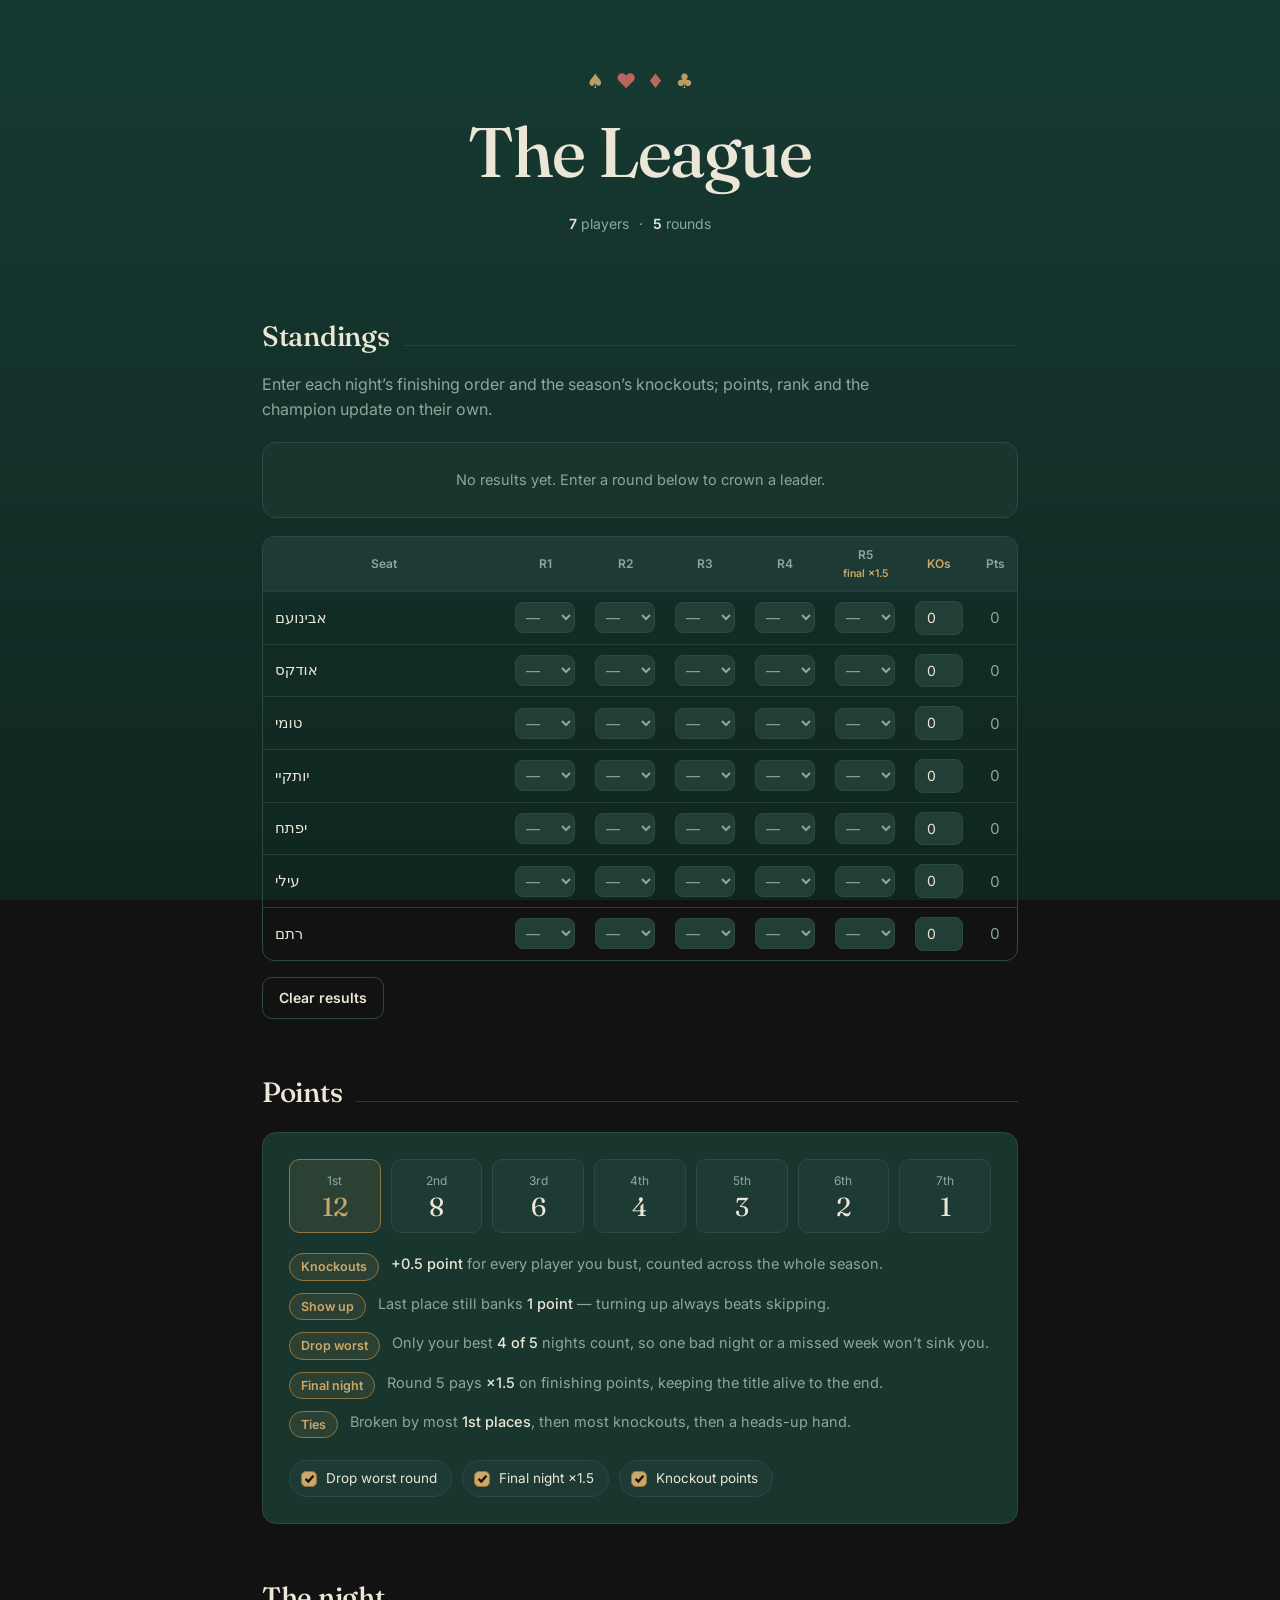
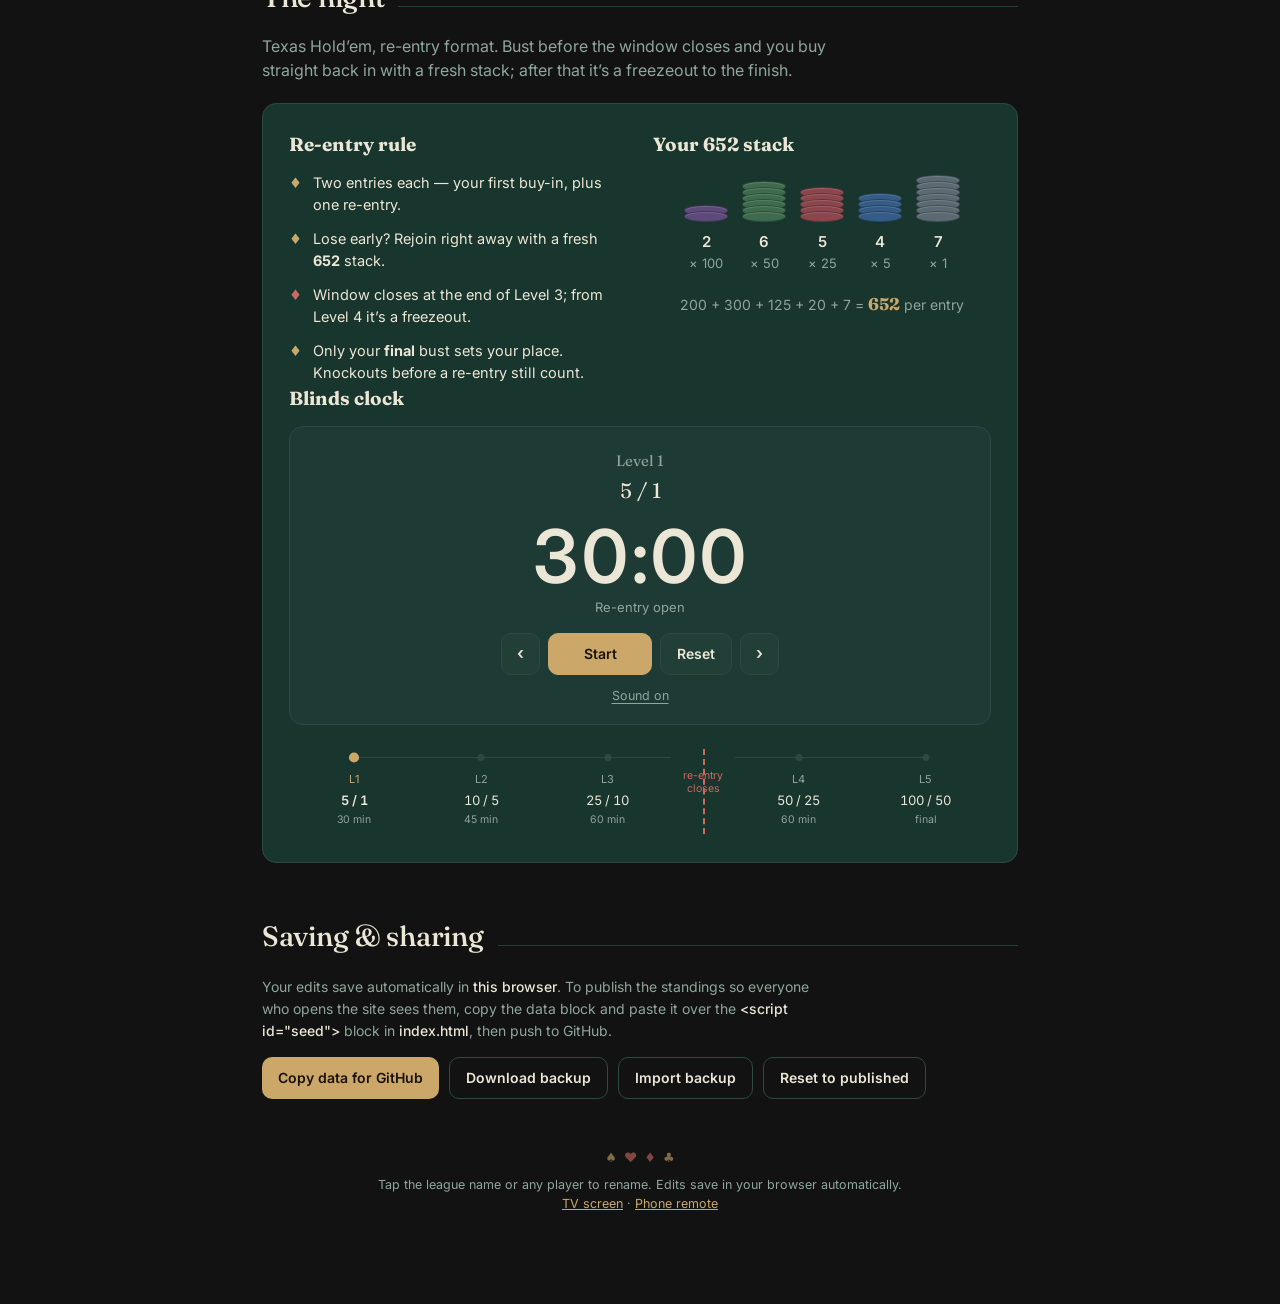
<file: index.html>
<!doctype html>
<html lang="en">
<head>
<meta charset="utf-8">
<meta name="viewport" content="width=device-width, initial-scale=1, viewport-fit=cover">
<title>Home Poker League</title>
<link rel="preconnect" href="https://fonts.googleapis.com">
<link rel="preconnect" href="https://fonts.gstatic.com" crossorigin>
<link href="https://fonts.googleapis.com/css2?family=Fraunces:opsz,wght@9..144,400;9..144,500;9..144,600&family=Inter:wght@400;500;600&display=swap" rel="stylesheet">
<style>
:root{
  --bg1:#163A32; --bg2:#0F2620;
  --surface:#18352E; --surface2:#213F37; --raise:#1D3B34;
  --line:#2C4A42; --line-soft:#244039;
  --brass:#CBA86A; --brass-dim:#8F7640;
  --cream:#ECE6D6; --muted:#8FA69C; --rose:#CD6A60;
  --shadow:0 8px 24px -16px rgba(0,0,0,.5);
  box-sizing:border-box; padding-top:env(safe-area-inset-top,0px); padding-bottom:env(safe-area-inset-bottom,0px);
  color-scheme:dark;
}
*,*::before,*::after{box-sizing:inherit}
html{scroll-padding-top:env(safe-area-inset-top,0px);-webkit-text-size-adjust:100%}
body{
  margin:0; font-family:Inter,system-ui,-apple-system,sans-serif;
  background:linear-gradient(180deg,var(--bg1),var(--bg2)) fixed;
  color:var(--cream); line-height:1.55; -webkit-font-smoothing:antialiased;
}
.wrap{max-width:820px;margin:0 auto;padding:clamp(24px,5vw,56px) clamp(16px,4vw,32px) 90px}

.crest{text-align:center;padding:10px 0 28px}
.suits{display:flex;gap:.55em;justify-content:center;font-size:clamp(15px,3.6vw,20px);margin-bottom:.5em;opacity:.9}
.suits .r{color:var(--rose)} .suits .b{color:var(--brass)}
.masthead-name{width:100%;border:0;background:transparent;text-align:center;font-family:Fraunces,Georgia,serif;
  font-weight:500;font-size:clamp(38px,9vw,70px);line-height:1;color:var(--cream);letter-spacing:-.015em;padding:2px 6px;border-radius:8px}
.masthead-name:hover{background:rgba(203,168,106,.06)}
.masthead-name:focus{outline:none;background:rgba(203,168,106,.1);box-shadow:0 0 0 1px var(--brass-dim)}
.facts{display:flex;flex-wrap:wrap;gap:8px 10px;justify-content:center;margin-top:16px}
.fact{font-size:14px;color:var(--muted)} .fact b{color:var(--cream);font-weight:600}

section{margin-top:52px}
.sec-head{display:flex;align-items:baseline;gap:14px;margin-bottom:18px}
.sec-head h2{font-family:Fraunces,Georgia,serif;font-weight:500;font-size:clamp(22px,4.4vw,28px);margin:0;color:var(--cream);letter-spacing:-.01em;white-space:nowrap}
.sec-head .tail{height:1px;flex:1;background:var(--line-soft)}
.lead{color:var(--muted);max-width:62ch;margin:-4px 0 20px}

.board{background:var(--surface);border:1px solid var(--line);border-radius:14px;overflow:hidden}
.board-row{display:grid;grid-template-columns:32px 1fr auto;align-items:center;gap:14px;padding:13px 18px;border-top:1px solid var(--line-soft)}
.board-row:first-child{border-top:0}
.board-row .rk{font-variant-numeric:tabular-nums;color:var(--muted);font-size:15px;text-align:center}
.board-row .nm{font-size:16px;color:var(--cream);overflow:hidden;text-overflow:ellipsis;white-space:nowrap}
.board-row .nm .sub{color:var(--muted);font-size:12.5px;margin-left:8px}
.board-row .pts{font-variant-numeric:tabular-nums;font-size:19px;font-weight:600;color:var(--cream)}
.board-row.champ{background:rgba(203,168,106,.09)}
.board-row.champ .rk,.board-row.champ .pts{color:var(--brass)} .board-row.champ .nm{color:#F3EAD3}
.crown{color:var(--brass);margin-right:3px}
.board-empty{padding:26px 20px;color:var(--muted);text-align:center;font-size:14.5px}

.grid-scroll{margin-top:18px;overflow-x:auto;border:1px solid var(--line);border-radius:12px}
table.grid{border-collapse:collapse;width:100%;min-width:540px}
table.grid th,table.grid td{padding:9px 10px;text-align:center;border-bottom:1px solid var(--line-soft)}
table.grid thead th{font-weight:600;font-size:12px;color:var(--muted);background:var(--raise);position:sticky;top:0}
table.grid thead th .fin{display:block;color:var(--brass);font-size:10.5px;margin-top:1px}
table.grid thead th.koh{color:var(--brass)}
table.grid tbody tr:last-child td{border-bottom:0}
.seat{text-align:left;min-width:120px}
.seat input{font:inherit;font-size:15px;color:var(--cream);background:transparent;border:0;border-bottom:1px dashed transparent;width:100%;padding:3px 2px;border-radius:4px}
.seat input:hover{border-bottom-color:var(--line)}
.seat input:focus{outline:none;border-bottom-color:var(--brass-dim)}
.place{font:inherit;font-size:14px;color:var(--cream);background:var(--surface2);border:1px solid var(--line);border-radius:8px;padding:5px 6px;cursor:pointer;min-width:52px}
.place:focus{outline:none;border-color:var(--brass-dim)} .place.empty{color:var(--muted)}
.koh-cell input{font:inherit;font-size:14px;color:var(--cream);background:var(--surface2);border:1px solid var(--line);border-radius:8px;width:48px;padding:5px 4px;text-align:center}
.koh-cell input:focus{outline:none;border-color:var(--brass-dim)}
.koh-cell.hide,.koh.hide{display:none}
.ptcell{font-variant-numeric:tabular-nums;font-weight:600;color:var(--cream);font-size:15px;min-width:44px}
.ptcell.zero{color:var(--muted);font-weight:400}
.dupe{color:var(--rose);font-size:12.5px;margin-top:10px;display:none}
.dupe.on{display:block}
.savebar{display:flex;align-items:center;gap:10px;margin-top:16px;flex-wrap:wrap}
.btn{font:inherit;font-weight:600;font-size:14px;color:#1a1205;background:var(--brass);border:0;border-radius:10px;padding:9px 16px;cursor:pointer;transition:filter .15s,transform .05s}
.btn:hover{filter:brightness(1.05)} .btn:active{transform:translateY(1px)}
.btn.ghost{background:transparent;color:var(--cream);border:1px solid var(--line)}
.btn.ghost:hover{filter:none;border-color:var(--brass-dim)}
.status{font-size:13px;color:var(--muted)} .status.ok{color:var(--brass)}

.panel{background:var(--surface);border:1px solid var(--line);border-radius:14px;padding:clamp(18px,3.5vw,26px)}
.ladder{display:grid;grid-template-columns:repeat(7,1fr);gap:10px}
.ladder .step{text-align:center;border:1px solid var(--line);border-radius:10px;padding:12px 6px;background:var(--raise)}
.ladder .step .fin{font-size:12px;color:var(--muted);margin-bottom:4px}
.ladder .step .val{font-family:Fraunces,Georgia,serif;font-size:26px;color:var(--cream);line-height:1}
.ladder .step.first{border-color:var(--brass-dim);background:rgba(203,168,106,.1)} .ladder .step.first .val{color:var(--brass)}
.bonuses{list-style:none;margin:20px 0 0;padding:0;display:grid;gap:12px}
.bonuses li{display:grid;grid-template-columns:auto 1fr;gap:12px;align-items:start;color:var(--cream)}
.bonuses .tag{font-size:12.5px;font-weight:600;color:var(--brass);background:rgba(203,168,106,.1);border:1px solid var(--brass-dim);border-radius:999px;padding:3px 11px;white-space:nowrap}
.bonuses .d{color:var(--muted);font-size:14.5px} .bonuses .d b{color:var(--cream);font-weight:500}
.toggles{display:flex;flex-wrap:wrap;gap:10px;margin-top:22px}
.toggle{display:inline-flex;align-items:center;gap:9px;cursor:pointer;user-select:none;border:1px solid var(--line);border-radius:999px;padding:7px 14px 7px 11px;font-size:13.5px;color:var(--cream);background:var(--raise)}
.toggle input{position:absolute;opacity:0;pointer-events:none}
.pip{width:16px;height:16px;border-radius:5px;border:1px solid var(--brass-dim);display:grid;place-items:center;transition:background .12s}
.toggle input:checked + .pip{background:var(--brass)}
.pip svg{width:11px;height:11px;stroke:#1a1205;stroke-width:3;fill:none;opacity:0;transition:opacity .12s}
.toggle input:checked + .pip svg{opacity:1}
.toggle:focus-within{border-color:var(--brass-dim)}

.night-grid{display:grid;gap:26px}
@media(min-width:640px){.night-grid{grid-template-columns:1fr 1fr}}
.subhead{font-family:Fraunces,Georgia,serif;font-size:19px;color:var(--cream);margin:0 0 12px}
.reentry{list-style:none;margin:0;padding:0;display:grid;gap:11px}
.reentry li{display:grid;grid-template-columns:auto 1fr;gap:11px;color:var(--cream);font-size:14.5px}
.reentry .mk{color:var(--brass)} .reentry .mk.stop{color:var(--rose)}

.stack{display:flex;gap:14px;justify-content:center;align-items:flex-end;padding:8px 0 4px;flex-wrap:wrap}
.col{display:flex;flex-direction:column;align-items:center;gap:8px}
.discs{display:flex;flex-direction:column-reverse;align-items:center}
.disc{width:44px;height:11px;border-radius:50%/50%;margin-top:-5px;border:1px solid rgba(0,0,0,.28);
  box-shadow:inset 0 1px 0 rgba(255,255,255,.14)}
.disc.c100{background:#5B4A7A} .disc.c25{background:#8A464C} .disc.c50{background:#3E6B4E} .disc.c5{background:#345C86} .disc.c1{background:#5B6A72}
.col .cap{font-size:13px;color:var(--muted);text-align:center} .col .cap b{color:var(--cream);display:block;font-size:15px;font-weight:600}
.stack-total{text-align:center;margin-top:14px;color:var(--muted);font-size:14px}
.stack-total b{color:var(--brass);font-family:Fraunces,Georgia,serif;font-size:17px}

.clock{background:var(--raise);border:1px solid var(--line);border-radius:14px;padding:22px 20px 18px;text-align:center;margin-bottom:20px}
.clock-level{font-family:Fraunces,Georgia,serif;font-size:15px;color:var(--muted)}
.clock-blinds{font-family:Fraunces,Georgia,serif;font-size:21px;color:var(--cream);margin-top:2px}
.clock-time{font-size:clamp(50px,13vw,74px);font-weight:600;font-variant-numeric:tabular-nums;color:var(--cream);line-height:1;margin:12px 0 4px;letter-spacing:.01em}
.clock-time.final{font-family:Fraunces,Georgia,serif;font-size:clamp(30px,8vw,42px);color:var(--brass);font-weight:500}
.clock-note{font-size:13px;color:var(--muted);min-height:1.2em}
.clock-controls{display:flex;gap:8px;justify-content:center;margin:16px 0 2px;flex-wrap:wrap}
.cbtn{font:inherit;font-size:14px;font-weight:600;color:var(--cream);background:var(--surface2);border:1px solid var(--line);border-radius:10px;padding:9px 16px;cursor:pointer;transition:border-color .15s}
.cbtn:hover{border-color:var(--brass-dim)}
.cbtn.primary{background:var(--brass);color:#1a1205;border-color:var(--brass);min-width:104px}
.cbtn.icon{padding:9px 15px;font-size:17px;line-height:1}
.cbtn:disabled{opacity:.4;cursor:default;border-color:var(--line)}
.sound-btn{margin-top:8px;background:none;border:0;color:var(--muted);font:inherit;font-size:12.5px;cursor:pointer;text-decoration:underline;text-underline-offset:3px}

.timeline{overflow-x:auto;padding:4px 2px 2px}
.levels{display:flex;align-items:stretch;min-width:480px}
.lvl{flex:1;text-align:center;position:relative;padding:22px 4px 6px;cursor:pointer}
.lvl::before{content:"";position:absolute;top:8px;left:0;right:0;height:1px;background:var(--line)}
.lvl::after{content:"";position:absolute;top:5px;left:50%;transform:translateX(-50%);width:7px;height:7px;border-radius:50%;background:var(--line);transition:background .15s,transform .15s}
.lvl:first-child::before{left:50%} .lvl:last-child::before{right:50%}
.lvl .ln{font-size:11px;color:var(--muted)} .lvl .bl{font-variant-numeric:tabular-nums;font-size:13px;color:var(--cream);margin-top:2px}
.lvl .dur{font-size:10.5px;color:var(--muted);margin-top:1px}
.lvl.active::after{background:var(--brass);transform:translateX(-50%) scale(1.45)}
.lvl.active .ln{color:var(--brass)} .lvl.active .bl{font-weight:600}
.lvl.brk{flex:0 0 auto;padding-left:12px;padding-right:12px;cursor:default}
.lvl.brk::before,.lvl.brk::after{display:none}
.brkbar{width:0;border-left:2px dashed var(--rose);height:100%;position:absolute;top:0;left:50%}
.brk .lab{font-size:10.5px;color:var(--rose);line-height:1.25;position:relative;top:-2px}

.data-note{color:var(--muted);font-size:14px;max-width:62ch;margin:0 0 16px}
.data-note b{color:var(--cream);font-weight:500}
.databar{display:flex;flex-wrap:wrap;gap:10px}

.foot{margin-top:48px;text-align:center;color:var(--muted);font-size:12.5px}
.foot .suits{font-size:13px;margin-bottom:8px;opacity:.6}
.toast{position:fixed;left:50%;bottom:calc(20px + env(safe-area-inset-bottom,0px));transform:translateX(-50%) translateY(20px);
  background:var(--brass);color:#1a1205;font-weight:600;font-size:14px;padding:10px 18px;border-radius:10px;
  box-shadow:0 10px 30px -8px rgba(0,0,0,.6);opacity:0;pointer-events:none;transition:opacity .2s,transform .2s;z-index:50}
.toast.show{opacity:1;transform:translateX(-50%) translateY(0)}

@media(max-width:480px){
  .ladder{grid-template-columns:repeat(4,1fr)}
  .board-row{grid-template-columns:28px 1fr auto;gap:10px;padding:12px 14px}
}
@media(prefers-reduced-motion:reduce){*{transition:none!important}}
</style>
</head>
<body>
<div id="app"></div>
<div class="toast" id="toast"></div>

<!-- Committed standings. "Copy data for GitHub" copies an updated version of this block;
     paste it back here and push to publish the standings to everyone who visits the site. -->
<script type="application/json" id="seed">
{
  "leagueName":"The League",
  "cadence":"weekly",
  "players":[
    {"id":"p1","name":"אבינועם"},{"id":"p2","name":"אודקס"},{"id":"p3","name":"טומי"},
    {"id":"p4","name":"יותקיי"},{"id":"p5","name":"יפתח"},{"id":"p6","name":"עילי"},
    {"id":"p7","name":"רתם"}
  ],
  "places":{},
  "kos":{},
  "rules":{"dropWorst":true,"finalMultiplier":true,"koBonus":true}
}
</script>

<script>
(function(){
  "use strict";
  var PLACE_PTS={1:12,2:8,3:6,4:4,5:3,6:2,7:1};
  var ROUNDS=5, KO_VALUE=0.5, FINAL_MULT=1.5, LS_KEY="pokerLeague.v1";
  var LEVELS=[
    {big:5,  small:1,  mins:30, note:"Re-entry open"},
    {big:10, small:5,  mins:45, note:"Re-entry open"},
    {big:25, small:10, mins:60, note:"Last level with re-entry"},
    {big:50, small:25, mins:60, note:"Freezeout"},
    {big:100,small:50, mins:null,note:"Heads-up \u00b7 play to the finish"}
  ];

  function seed(){
    try{ return JSON.parse(document.getElementById("seed").textContent); }
    catch(e){ return {leagueName:"The League",cadence:"weekly",players:[],places:{},kos:{},rules:{}}; }
  }
  function normalize(s){
    var base=seed(); s=s||{};
    var players=(Array.isArray(s.players)&&s.players.length)?s.players:base.players;
    players=players.map(function(p,i){return {id:p.id||("p"+(i+1)),name:p.name!=null?p.name:("Player "+(i+1))};});
    return {
      leagueName:s.leagueName||base.leagueName,
      cadence:s.cadence||base.cadence,
      players:players,
      places:s.places||base.places||{},
      kos:s.kos||base.kos||{},
      rules:{
        dropWorst:(s.rules&&"dropWorst"in s.rules)?!!s.rules.dropWorst:true,
        finalMultiplier:(s.rules&&"finalMultiplier"in s.rules)?!!s.rules.finalMultiplier:true,
        koBonus:(s.rules&&"koBonus"in s.rules)?!!s.rules.koBonus:true
      }
    };
  }
  function load(){
    try{ var raw=localStorage.getItem(LS_KEY); if(raw) return normalize(JSON.parse(raw)); }catch(e){}
    return normalize(seed());
  }
  var state=load();

  function placesOf(pid){ var a=state.places[pid]; if(!a){a=[null,null,null,null,null];state.places[pid]=a;} return a; }
  function koOf(pid){ return state.kos[pid]||0; }
  function playerScore(pid){
    var places=placesOf(pid), scored=[], firsts=0;
    for(var r=0;r<ROUNDS;r++){
      var pl=places[r]; if(!pl) continue;
      var s=PLACE_PTS[pl]||0;
      if(r===ROUNDS-1 && state.rules.finalMultiplier) s*=FINAL_MULT;
      if(pl===1) firsts++;
      scored.push(s);
    }
    var counted=scored.slice();
    if(state.rules.dropWorst && scored.length===ROUNDS) counted.splice(counted.indexOf(Math.min.apply(null,scored)),1);
    var total=counted.reduce(function(a,b){return a+b;},0), kos=koOf(pid);
    if(state.rules.koBonus) total+=kos*KO_VALUE;
    return {total:total,firsts:firsts,kos:kos,played:scored.length};
  }
  function fmt(n){ return Number.isInteger(n)?String(n):n.toFixed(1); }
  function standings(){
    var rows=state.players.map(function(p){var sc=playerScore(p.id);return{id:p.id,name:p.name,total:sc.total,firsts:sc.firsts,kos:sc.kos,played:sc.played};});
    rows.sort(function(a,b){return b.total-a.total||b.firsts-a.firsts||b.kos-a.kos||a.name.localeCompare(b.name);});
    return rows;
  }
  function ordinal(n){return n+["th","st","nd","rd"][(n%10>3||[11,12,13].indexOf(n%100)>=0)?0:n%10];}
  function esc(s){return String(s).replace(/[&<>"]/g,function(c){return{"&":"&amp;","<":"&lt;",">":"&gt;",'"':"&quot;"}[c];});}
  function el(t,c,h){var e=document.createElement(t);if(c)e.className=c;if(h!=null)e.innerHTML=h;return e;}
  var refs={};

  function render(){
    var app=document.getElementById("app"); app.innerHTML="";
    var w=el("div","wrap");
    w.appendChild(masthead());
    w.appendChild(standingsSection());
    w.appendChild(pointsSection());
    w.appendChild(nightSection());
    w.appendChild(dataSection());
    w.appendChild(footer());
    app.appendChild(w);
    recompute();
    paintClock();
  }

  function masthead(){
    var c=el("header","crest");
    c.appendChild(el("div","suits",'<span class="b">&#9824;</span><span class="r">&#9829;</span><span class="r">&#9830;</span><span class="b">&#9827;</span>'));
    var nm=el("input","masthead-name");nm.type="text";nm.value=state.leagueName;nm.maxLength=40;nm.setAttribute("aria-label","League name");
    nm.addEventListener("input",function(){state.leagueName=nm.value;persist();});
    c.appendChild(nm);
    var f=el("div","facts");
    f.appendChild(el("span","fact",'<b>'+state.players.length+'</b> players'));
    f.appendChild(el("span","fact",'&middot;'));
    f.appendChild(el("span","fact",'<b>5</b> rounds'));
    c.appendChild(f);return c;
  }
  function secHead(t){var h=el("div","sec-head");h.appendChild(el("h2",null,t));h.appendChild(el("div","tail"));return h;}

  function standingsSection(){
    var s=el("section");
    s.appendChild(secHead("Standings"));
    s.appendChild(el("p","lead","Enter each night\u2019s finishing order and the season\u2019s knockouts; points, rank and the champion update on their own."));
    var board=el("div","board");refs.board=board;s.appendChild(board);
    var scroll=el("div","grid-scroll");
    var table=el("table","grid");refs.table=table;
    var thead=el("thead"),htr=el("tr");
    htr.appendChild(el("th","seat","Seat"));
    for(var r=0;r<ROUNDS;r++){
      var fin=(r===ROUNDS-1&&state.rules.finalMultiplier)?'<span class="fin">final &times;1.5</span>':'';
      htr.appendChild(el("th",null,"R"+(r+1)+fin));
    }
    var koh=el("th","koh"+(state.rules.koBonus?"":" hide"),"KOs");refs.koHead=koh;htr.appendChild(koh);
    htr.appendChild(el("th",null,"Pts"));
    thead.appendChild(htr);table.appendChild(thead);
    var tbody=el("tbody");
    state.players.forEach(function(p){
      var tr=el("tr");
      var seat=el("td","seat");
      var ni=el("input");ni.type="text";ni.value=p.name;ni.maxLength=24;ni.setAttribute("aria-label","Player name");
      ni.addEventListener("input",function(){p.name=ni.value;recompute();persist();});
      seat.appendChild(ni);tr.appendChild(seat);
      var places=placesOf(p.id);
      for(var r=0;r<ROUNDS;r++){(function(r){
        var td=el("td");
        var sel=el("select","place");sel.setAttribute("aria-label","Finish R"+(r+1));
        var o0=el("option",null,"&mdash;");o0.value="";sel.appendChild(o0);
        for(var pl=1;pl<=state.players.length;pl++){var o=el("option",null,ordinal(pl));o.value=pl;sel.appendChild(o);}
        sel.value=places[r]?String(places[r]):"";
        if(!places[r])sel.classList.add("empty");
        sel.addEventListener("change",function(){places[r]=sel.value?parseInt(sel.value,10):null;sel.classList.toggle("empty",!sel.value);recompute();persist();});
        td.appendChild(sel);tr.appendChild(td);
      })(r);}
      var kotd=el("td","koh-cell"+(state.rules.koBonus?"":" hide"));
      var ki=el("input");ki.type="number";ki.min="0";ki.inputMode="numeric";ki.value=koOf(p.id);ki.setAttribute("aria-label","Knockouts");
      ki.addEventListener("input",function(){var v=parseInt(ki.value,10);if(isNaN(v)||v<0)v=0;state.kos[p.id]=v;recompute();persist();});
      kotd.appendChild(ki);tr.appendChild(kotd);
      var pt=el("td","ptcell");pt.dataset.pid=p.id;tr.appendChild(pt);
      tbody.appendChild(tr);
    });
    table.appendChild(tbody);scroll.appendChild(table);s.appendChild(scroll);
    var dupe=el("div","dupe");refs.dupe=dupe;s.appendChild(dupe);
    var bar=el("div","savebar");
    var clr=el("button","btn ghost");clr.textContent="Clear results";
    clr.addEventListener("click",function(){
      if(confirm("Clear every finish and knockout? Names and settings stay.")){state.places={};state.kos={};render();persist();toast("Results cleared");}
    });
    bar.appendChild(clr);
    var st=el("span","status");refs.status=st;bar.appendChild(st);
    s.appendChild(bar);
    return s;
  }

  function pointsSection(){
    var s=el("section");s.appendChild(secHead("Points"));
    var panel=el("div","panel");
    var ladder=el("div","ladder");
    for(var pl=1;pl in PLACE_PTS;pl++){var step=el("div","step"+(pl===1?" first":""));step.appendChild(el("div","fin",ordinal(pl)));step.appendChild(el("div","val",String(PLACE_PTS[pl])));ladder.appendChild(step);}
    panel.appendChild(ladder);
    var ul=el("ul","bonuses");
    [
      ["Knockouts","<b>+0.5 point</b> for every player you bust, counted across the whole season."],
      ["Show up","Last place still banks <b>1 point</b> &mdash; turning up always beats skipping."],
      ["Drop worst","Only your best <b>4 of 5</b> nights count, so one bad night or a missed week won\u2019t sink you."],
      ["Final night","Round 5 pays <b>&times;1.5</b> on finishing points, keeping the title alive to the end."],
      ["Ties","Broken by most <b>1st places</b>, then most knockouts, then a heads-up hand."]
    ].forEach(function(b){var li=el("li");li.appendChild(el("span","tag",b[0]));li.appendChild(el("span","d",b[1]));ul.appendChild(li);});
    panel.appendChild(ul);
    var tog=el("div","toggles");
    tog.appendChild(toggle("dropWorst","Drop worst round"));
    tog.appendChild(toggle("finalMultiplier","Final night \u00d71.5"));
    tog.appendChild(toggle("koBonus","Knockout points"));
    panel.appendChild(tog);s.appendChild(panel);return s;
  }
  function toggle(key,label){
    var l=el("label","toggle");var inp=el("input");inp.type="checkbox";inp.checked=!!state.rules[key];
    var pip=el("span","pip",'<svg viewBox="0 0 14 14"><path d="M2 7.5L5.5 11L12 3.5"/></svg>');
    l.appendChild(inp);l.appendChild(pip);l.appendChild(document.createTextNode(label));
    inp.addEventListener("change",function(){
      state.rules[key]=inp.checked;
      if(key==="koBonus"){
        if(refs.koHead)refs.koHead.classList.toggle("hide",!inp.checked);
        document.querySelectorAll(".koh-cell").forEach(function(c){c.classList.toggle("hide",!inp.checked);});
        recompute();
      }else if(key==="finalMultiplier"){ render(); }
      else { recompute(); }
      persist();
    });
    return l;
  }

  function nightSection(){
    var s=el("section");s.appendChild(secHead("The night"));
    s.appendChild(el("p","lead","Texas Hold\u2019em, re-entry format. Bust before the window closes and you buy straight back in with a fresh stack; after that it\u2019s a freezeout to the finish."));
    var panel=el("div","panel");var grid=el("div","night-grid");
    var left=el("div");left.appendChild(el("h3","subhead","Re-entry rule"));
    var ul=el("ul","reentry");
    [
      ["mk","&#9830;","Two entries each &mdash; your first buy-in, plus one re-entry."],
      ["mk","&#9830;","Lose early? Rejoin right away with a fresh <b>652</b> stack."],
      ["mk stop","&#9830;","Window closes at the end of Level 3; from Level 4 it\u2019s a freezeout."],
      ["mk","&#9830;","Only your <b>final</b> bust sets your place. Knockouts before a re-entry still count."]
    ].forEach(function(r){var li=el("li");li.appendChild(el("span",r[0],r[1]));li.appendChild(el("span",null,r[2]));ul.appendChild(li);});
    left.appendChild(ul);grid.appendChild(left);
    var right=el("div");right.appendChild(el("h3","subhead","Your 652 stack"));
    var stack=el("div","stack");
    [["c100","100",2],["c50","50",6],["c25","25",5],["c5","5",4],["c1","1",7]].forEach(function(c){
      var col=el("div","col");var discs=el("div","discs");
      for(var i=0;i<c[2];i++)discs.appendChild(el("div","disc "+c[0]));
      col.appendChild(discs);col.appendChild(el("div","cap","<b>"+c[2]+"</b>&times; "+c[1]));stack.appendChild(col);
    });
    right.appendChild(stack);
    right.appendChild(el("div","stack-total","200 + 300 + 125 + 20 + 7 = <b>652</b> per entry"));
    grid.appendChild(right);panel.appendChild(grid);

    panel.appendChild(el("h3","subhead","Blinds clock"));
    panel.appendChild(buildClock());
    panel.appendChild(buildTimeline());
    s.appendChild(panel);return s;
  }

  function buildClock(){
    var c=el("div","clock");
    refs.clockLevel=el("div","clock-level","Level 1");
    refs.clockBlinds=el("div","clock-blinds","5 / 1");
    refs.clockTime=el("div","clock-time","30:00");
    refs.clockNote=el("div","clock-note","");
    c.appendChild(refs.clockLevel);c.appendChild(refs.clockBlinds);c.appendChild(refs.clockTime);c.appendChild(refs.clockNote);
    var ctr=el("div","clock-controls");
    var prev=el("button","cbtn icon","\u2039");prev.setAttribute("aria-label","Previous level");prev.addEventListener("click",function(){setLevel(timer.i-1);});
    refs.startBtn=el("button","cbtn primary","Start");refs.startBtn.addEventListener("click",toggleClock);
    refs.resetBtn=el("button","cbtn","Reset");refs.resetBtn.addEventListener("click",resetLevel);
    var next=el("button","cbtn icon","\u203a");next.setAttribute("aria-label","Next level");next.addEventListener("click",function(){setLevel(timer.i+1);});
    ctr.appendChild(prev);ctr.appendChild(refs.startBtn);ctr.appendChild(refs.resetBtn);ctr.appendChild(next);
    c.appendChild(ctr);
    refs.soundBtn=el("button","sound-btn","Sound on");refs.soundBtn.addEventListener("click",function(){timer.sound=!timer.sound;if(timer.sound)primeAudio();paintClock();});
    c.appendChild(refs.soundBtn);
    return c;
  }
  function buildTimeline(){
    var tl=el("div","timeline");var levels=el("div","levels");refs.levelNodes=[];
    LEVELS.forEach(function(L,idx){
      if(idx===3){
        var brk=el("div","lvl brk");brk.appendChild(el("div","brkbar"));brk.appendChild(el("div","lab","re-entry<br>closes"));levels.appendChild(brk);
      }
      var n=el("div","lvl");
      n.appendChild(el("div","ln","L"+(idx+1)));
      n.appendChild(el("div","bl",L.big+" / "+L.small));
      n.appendChild(el("div","dur",L.mins!=null?(L.mins+" min"):"final"));
      n.addEventListener("click",function(){setLevel(idx);});
      levels.appendChild(n);refs.levelNodes.push(n);
    });
    tl.appendChild(levels);return tl;
  }

  // ---- timer ----
  var timer={i:0, remaining:LEVELS[0].mins*60, running:false, endAt:0, sound:true, iv:null, ac:null};
  function fmtClock(s){s=Math.max(0,s|0);var m=Math.floor(s/60),ss=s%60;return m+":"+(ss<10?"0":"")+ss;}
  function clockTick(){
    if(!timer.running)return;
    var rem=Math.round((timer.endAt-Date.now())/1000);
    if(rem<=0){ advanceLevel(); return; }
    timer.remaining=rem; paintTime();
  }
  function toggleClock(){ timer.running?pauseClock():startClock(); }
  function startClock(){
    var L=LEVELS[timer.i]; if(L.mins==null)return;
    if(timer.remaining<=0)timer.remaining=L.mins*60;
    primeAudio();
    timer.running=true; timer.endAt=Date.now()+timer.remaining*1000;
    clearInterval(timer.iv); timer.iv=setInterval(clockTick,250); paintClock();
  }
  function pauseClock(){
    if(timer.running){ timer.remaining=Math.max(0,Math.round((timer.endAt-Date.now())/1000)); timer.running=false; clearInterval(timer.iv); }
    paintClock();
  }
  function setLevel(i){
    i=Math.max(0,Math.min(LEVELS.length-1,i)); timer.i=i;
    var L=LEVELS[i]; timer.remaining=L.mins!=null?L.mins*60:0;
    if(L.mins==null){ timer.running=false; clearInterval(timer.iv); }
    else if(timer.running){ timer.endAt=Date.now()+timer.remaining*1000; }
    paintClock();
  }
  function advanceLevel(){
    if(timer.i<LEVELS.length-1){
      beep(); var wasRunning=timer.running; timer.i++;
      var L=LEVELS[timer.i]; timer.remaining=L.mins!=null?L.mins*60:0;
      if(L.mins==null){ timer.running=false; clearInterval(timer.iv); }
      else if(wasRunning){ timer.running=true; timer.endAt=Date.now()+timer.remaining*1000; }
      paintClock();
    } else { pauseClock(); }
  }
  function resetLevel(){
    var L=LEVELS[timer.i]; if(L.mins==null)return;
    timer.remaining=L.mins*60;
    if(timer.running)timer.endAt=Date.now()+timer.remaining*1000;
    paintClock();
  }
  function primeAudio(){ try{ timer.ac=timer.ac||new (window.AudioContext||window.webkitAudioContext)(); if(timer.ac.state==="suspended")timer.ac.resume(); }catch(e){} }
  function beep(){
    if(!timer.sound)return;
    try{
      primeAudio(); var ac=timer.ac; if(!ac)return;
      [0,0.18].forEach(function(t){
        var o=ac.createOscillator(),g=ac.createGain();o.connect(g);g.connect(ac.destination);
        o.type="sine";o.frequency.value=880;
        g.gain.setValueAtTime(0.0001,ac.currentTime+t);
        g.gain.exponentialRampToValueAtTime(0.22,ac.currentTime+t+0.02);
        g.gain.exponentialRampToValueAtTime(0.0001,ac.currentTime+t+0.14);
        o.start(ac.currentTime+t);o.stop(ac.currentTime+t+0.16);
      });
    }catch(e){}
  }
  function paintTime(){
    if(!refs.clockTime)return;
    var L=LEVELS[timer.i];
    if(L.mins==null){refs.clockTime.textContent="Final";refs.clockTime.classList.add("final");}
    else {refs.clockTime.textContent=fmtClock(timer.remaining);refs.clockTime.classList.remove("final");}
  }
  function paintClock(){
    if(!refs.clockTime)return;
    var L=LEVELS[timer.i];
    refs.clockLevel.textContent="Level "+(timer.i+1);
    refs.clockBlinds.textContent=L.big+" / "+L.small;
    refs.clockNote.textContent=L.note;
    paintTime();
    if(L.mins==null){ refs.startBtn.disabled=true; refs.resetBtn.disabled=true; refs.startBtn.textContent="Start"; }
    else {
      refs.startBtn.disabled=false; refs.resetBtn.disabled=false;
      refs.startBtn.textContent=timer.running?"Pause":(timer.remaining>0&&timer.remaining<L.mins*60?"Resume":"Start");
    }
    refs.soundBtn.textContent=timer.sound?"Sound on":"Sound off";
    if(refs.levelNodes)refs.levelNodes.forEach(function(n,idx){n.classList.toggle("active",idx===timer.i);});
  }

  function dataSection(){
    var s=el("section");s.appendChild(secHead("Saving &amp; sharing"));
    s.appendChild(el("p","data-note","Your edits save automatically in <b>this browser</b>. To publish the standings so everyone who opens the site sees them, "+
      "copy the data block and paste it over the <b>&lt;script id=&quot;seed&quot;&gt;</b> block in <b>index.html</b>, then push to GitHub."));
    var bar=el("div","databar");
    var copy=el("button","btn","Copy data for GitHub");copy.addEventListener("click",copySeed);
    var exp=el("button","btn ghost","Download backup");exp.addEventListener("click",exportJson);
    var imp=el("button","btn ghost","Import backup");imp.addEventListener("click",function(){fileInput.click();});
    var reset=el("button","btn ghost","Reset to published");reset.addEventListener("click",function(){
      if(confirm("Discard this browser\u2019s edits and reload the published standings?")){try{localStorage.removeItem(LS_KEY);}catch(e){}location.reload();}
    });
    bar.appendChild(copy);bar.appendChild(exp);bar.appendChild(imp);bar.appendChild(reset);
    s.appendChild(bar);return s;
  }

  var fileInput=document.createElement("input");fileInput.type="file";fileInput.accept="application/json,.json";fileInput.style.display="none";
  fileInput.addEventListener("change",function(){
    var f=fileInput.files[0];if(!f)return;var rd=new FileReader();
    rd.onload=function(){try{state=normalize(JSON.parse(rd.result));render();persist();toast("Backup imported");}catch(e){toast("That file wasn\u2019t valid data");}fileInput.value="";};
    rd.readAsText(f);
  });
  document.body.appendChild(fileInput);

  function snapshot(){return {leagueName:state.leagueName,cadence:state.cadence,players:state.players,places:state.places,kos:state.kos,rules:state.rules};}
  function copySeed(){
    var json=JSON.stringify(snapshot(),null,2).replace(/</g,"\\u003c");
    var block='<script type="application/json" id="seed">\n'+json+'\n<\/script>';
    var done=function(){toast("Copied \u2014 paste over the seed block in index.html");};
    if(navigator.clipboard&&navigator.clipboard.writeText){navigator.clipboard.writeText(block).then(done,function(){prompt("Copy this, then paste it over the seed block in index.html:",block);});}
    else{prompt("Copy this, then paste it over the seed block in index.html:",block);}
  }
  function exportJson(){
    var blob=new Blob([JSON.stringify(snapshot(),null,2)],{type:"application/json"});
    var a=document.createElement("a");a.href=URL.createObjectURL(blob);a.download="poker-league-data.json";
    document.body.appendChild(a);a.click();document.body.removeChild(a);setTimeout(function(){URL.revokeObjectURL(a.href);},1000);
    toast("Backup downloaded");
  }

  function footer(){
    var f=el("footer","foot");
    f.appendChild(el("div","suits",'<span class="b">&#9824;</span> <span class="r">&#9829;</span> <span class="r">&#9830;</span> <span class="b">&#9827;</span>'));
    f.appendChild(el("div",null,"Tap the league name or any player to rename. Edits save in your browser automatically."));
    f.appendChild(el("div",null,'<a href="tv.html" style="color:var(--brass)">TV screen</a> &middot; <a href="remote.html" style="color:var(--brass)">Phone remote</a>'));
    return f;
  }

  function recompute(){
    var rows=standings();var board=refs.board;board.innerHTML="";
    var any=rows.some(function(r){return r.played>0;});
    if(!any){board.appendChild(el("div","board-empty","No results yet. Enter a round below to crown a leader."));}
    else{
      rows.forEach(function(r,i){
        var row=el("div","board-row"+(i===0?" champ":""));
        row.appendChild(el("div","rk",String(i+1)));
        var bits=[];
        if(r.firsts>0)bits.push(r.firsts+"&times; 1st");
        if(state.rules.koBonus&&r.kos>0)bits.push(r.kos+" KO");
        var sub=bits.length?'<span class="sub">'+bits.join(" &middot; ")+'</span>':'';
        var crown=i===0?'<span class="crown">&#9819;</span>':'';
        row.appendChild(el("div","nm",crown+esc(r.name)+sub));
        row.appendChild(el("div","pts",fmt(r.total)));
        board.appendChild(row);
      });
    }
    var map={};rows.forEach(function(r){map[r.id]=r;});
    refs.table.querySelectorAll(".ptcell").forEach(function(c){
      var pid=c.dataset.pid,v=map[pid]?map[pid].total:0;
      c.textContent=fmt(v);c.classList.toggle("zero",!(map[pid]&&map[pid].played>0));
    });
    checkDupes();
  }
  function checkDupes(){
    var bad=[];
    for(var r=0;r<ROUNDS;r++){var seen={};state.players.forEach(function(p){var pl=placesOf(p.id)[r];if(pl){if(seen[pl])bad.push(r+1);seen[pl]=true;}});}
    var d=refs.dupe;if(bad.length){var u=bad.filter(function(v,i){return bad.indexOf(v)===i;});d.innerHTML="Heads up: round "+u.join(", ")+" has two players on the same finish.";d.classList.add("on");}else d.classList.remove("on");
  }

  var toastTimer;
  function toast(msg){var t=document.getElementById("toast");t.textContent=msg;t.classList.add("show");clearTimeout(toastTimer);toastTimer=setTimeout(function(){t.classList.remove("show");},2200);}
  var persistTimer;
  function persist(){
    if(refs.status){refs.status.textContent="Saved in this browser";refs.status.className="status ok";}
    clearTimeout(persistTimer);
    persistTimer=setTimeout(function(){try{localStorage.setItem(LS_KEY,JSON.stringify(snapshot()));}catch(e){}},200);
  }
  // The phone remote in another tab writes the same data; reload it so this tab never saves an old copy over it.
  window.addEventListener("storage",function(e){
    if(e.key!==LS_KEY||!e.newValue)return;
    clearTimeout(persistTimer); state=load(); render();
  });

  if("serviceWorker" in navigator) navigator.serviceWorker.register("sw.js").catch(function(){});

  render();
})();
</script>
</body>
</html>
</file>
